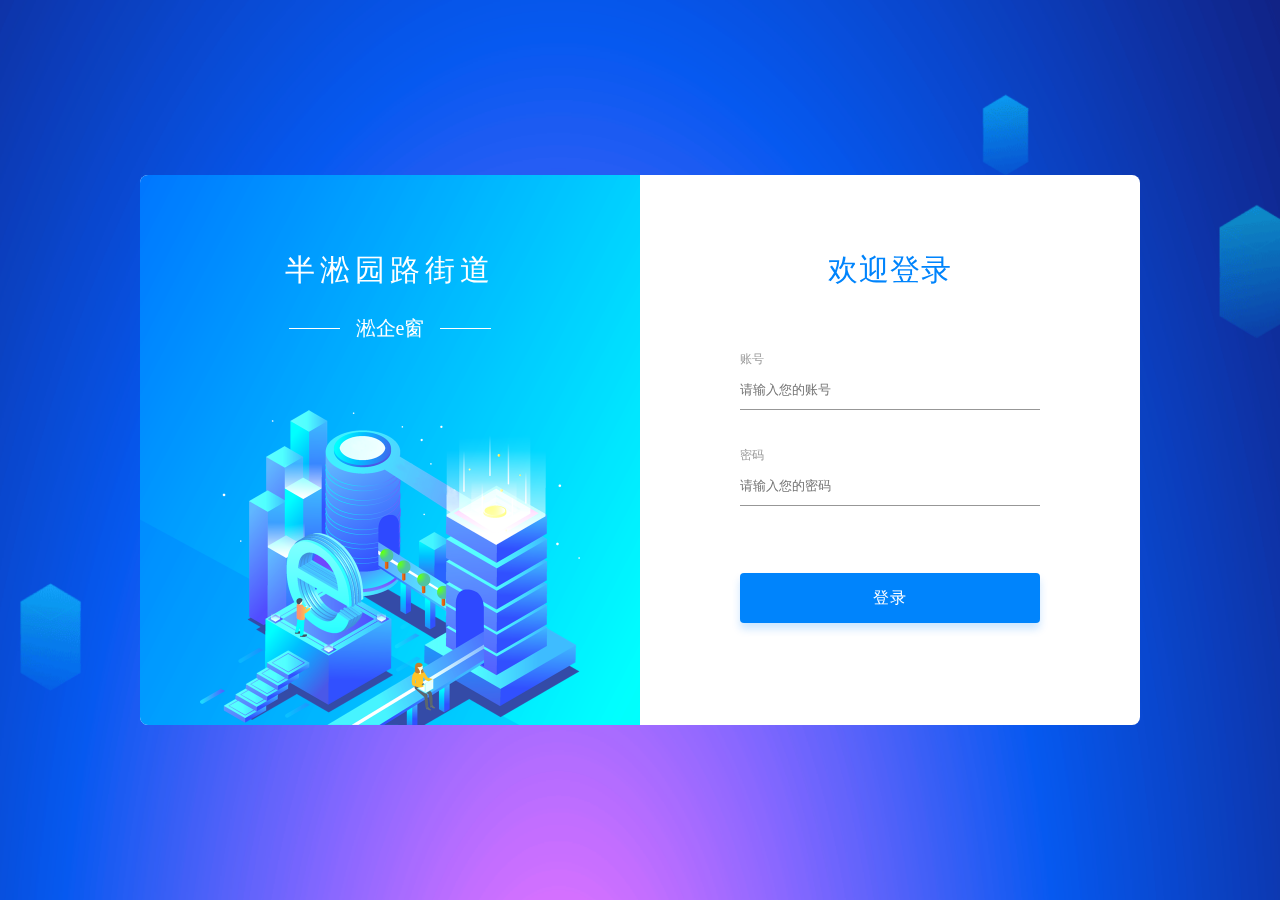
<file: login.html>
<!DOCTYPE html>
<html>

<head>
    <meta charset="UTF-8">
    <meta name="viewport" content="width=device-width, initial-scale=1.0">
    <meta http-equiv="X-UA-Compatible" content="ie=edge">
    <link rel="stylesheet" href="./style/style.css">
    <script src="https://code.jquery.com/jquery-3.1.1.min.js"></script>
    <script src="./js/script.js"></script>

</head>

<body>

    <div>
        <div class="bsy-login-box">
            <img class="login-bg" src="./images/bg@2x.png" />

            <div class="register_wrap">
                <div class="cards">
                    <h3>半淞园路街道</h3>
                    <p>淞企e窗</p>
                </div>
                <div class="fill">
                    <h2>欢迎登录</h2>
                    <div class="con_center">
                        <div class="bsy-text-field-content">
                            <div class="bsy-text-field-label">账号</div>
                            <input name="uname" type="text" class="bsy-text-field-input" placeholder="请输入您的账号">
                            <p class="inputTip">输入不能为空哦</p>
                        </div>
                        <div class="bsy-text-field-content">
                            <div class="bsy-text-field-label">密码</div>
                            <input name="pwd" type="password" class="bsy-text-field-input" placeholder="请输入您的密码">
                            <p class="inputTip">输入不能为空哦</p>
                        </div>
                        <div class="bsy-submit" onclick="submit()">登录</div>
                    </div>

                </div>
            </div>
        </div>
    </div>
</body>

</html>
</file>
<file: style/style.css>
* {
    margin: 0;
    padding: 0;
    list-style: none;
}

.bsy-login-box {
    min-width: 1000px;
}

.login-bg {
    width: 100%;
    height: 100%;
    position: fixed;
    z-index: -1;
    top: 0;
    left: 0;
    right: 0;
    bottom: 0;
}

.register_wrap {
    background: white;
    width: 1000px;
    position: absolute;
    left: 50%;
    top: 50%;
    border-radius: 8px;
    display: -webkit-flex;
    display: flex;
    -webkit-justify-content: center;
    justify-content: center;
    -webkit-transform: translate(-50%, -50%);
    transform: translate(-50%, -50%);
}

.register_wrap::after {
    content: '';
    display: block;
    clear: both;
}

.register_wrap .cards,
.register_wrap .fill {
    float: left;
    width: 500px;
    height: 475px;
    overflow: hidden;
    padding-top: 75px;
    text-align: center;
    left: 0;
    top: 0;
    overflow: hidden;
}

.register_wrap .cards {
    color: white;
    border-radius: 8px 0 0 8px;
    background: url('../images/tupian@2x.png') top left;
    background-size: 100% 100%;
}

.register_wrap .cards h3 {
    font-size: 30px;
    letter-spacing: 5px;
    font-weight: 500;
    margin-bottom: 24px;
}

.register_wrap .cards p {
    font-size: 20px;
    display: flex;
    justify-content: center;
}

.register_wrap .cards p::after,
.register_wrap .cards p::before {
    content: '';
    display: inline-block;
    width: 51px;
    height: 1px;
    background: #fff;
    margin: auto 16px;
}

.register_wrap .fill {
    border-radius: 0px 8px 8px 0px;
}

.register_wrap .fill h2 {
    font-size: 30px;
    letter-spacing: 1px;
    color: #0084FC;
    font-weight: 500;
    margin-bottom: 60px;
}

.con_center {
    width: 300px;
    margin: 0 auto;
    text-align: left;
}

.con_center .bsy-text-field-content {
    margin-bottom: 37px;
    position: relative;
}

.con_center .bsy-text-field-content .bsy-text-field-label {
    color: #999999;
    font-size: 12px;
    margin-bottom: 12px;
}

.con_center .bsy-text-field-content .bsy-text-field-input {
    width: 100%;
    border: none;
    border-bottom: 1px solid #979797;
    padding-bottom: 12px;
    outline: none;
}

.con_center .bsy-text-field-content .inputTip {
    color: #0084FC;
    font-size: 12px;
    text-align: right;
    position: absolute;
    width: 100%;
    display: none;
}

.con_center .bsy-text-field-content .bsy-text-field-input:focus {
    border-bottom: 1px solid #0084FC;
}

.con_center .bsy-submit {
    width: 300px;
    height: 50px;
    line-height: 50px;
    text-align: center;
    margin-top: 67px;
    background: #0084FC;
    background: rgba(0, 132, 252, 1);
    box-shadow: 0px 6px 8px 0px rgba(0, 132, 252, 0.2);
    border-radius: 4px;
    color: #fff;
    font-size: 16px;
    font-weight: 500;
    letter-spacing: 1px;
}
</file>
